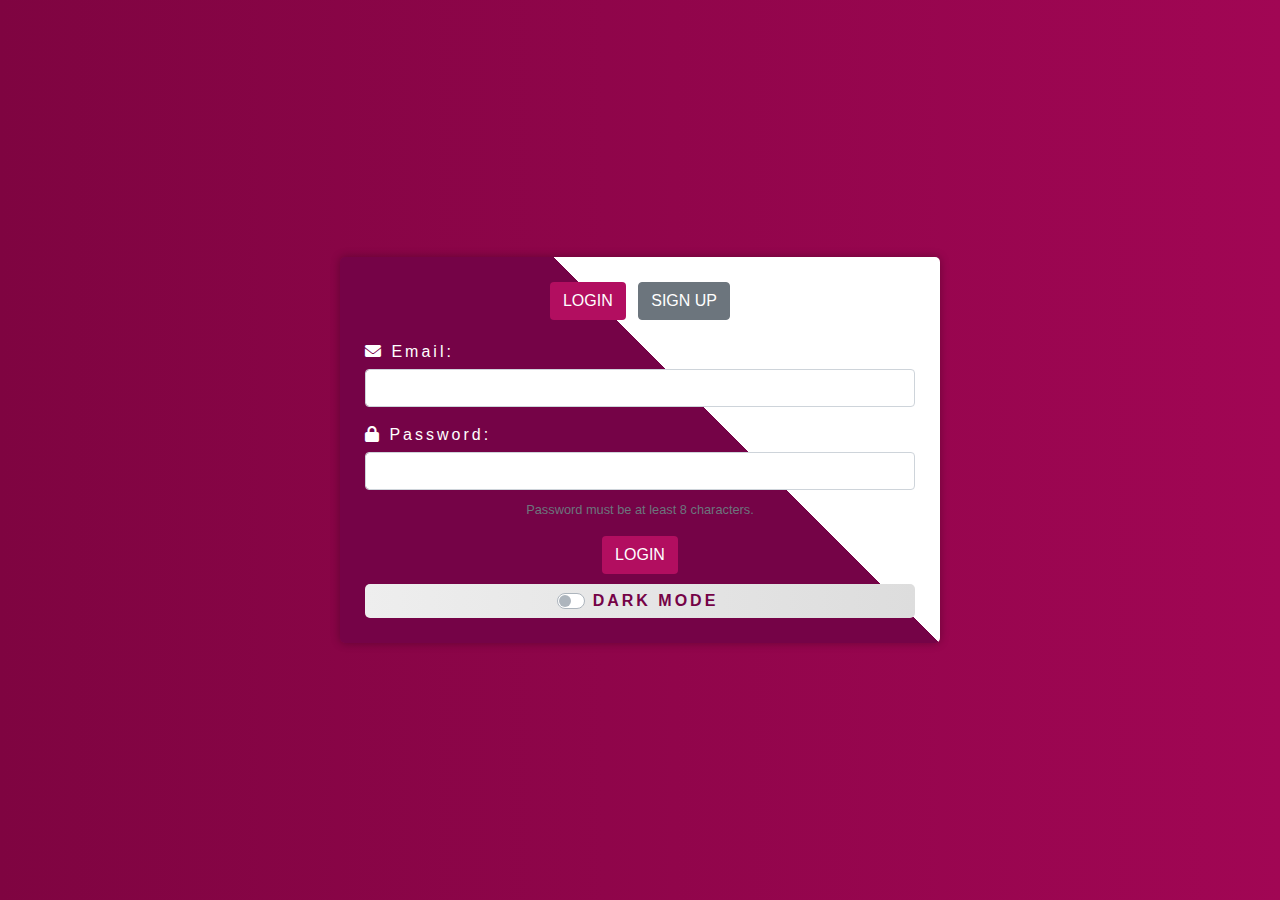
<file: LOGIN/index.html>
<!DOCTYPE html>
<html lang="en">
<head>
    <meta charset="UTF-8">
    <meta name="viewport" content="width=device-width, initial-scale=1.0">
    <link rel="stylesheet" href="styles.css">
    <link rel="shortcut icon" href="https://cdn-icons-png.flaticon.com/512/5509/5509636.png" />
    <title>LOGIN</title>
    <!-- Bootstrap CSS -->
    <link rel="stylesheet" href="https://stackpath.bootstrapcdn.com/bootstrap/4.5.2/css/bootstrap.min.css">
    <link rel="stylesheet" href="https://cdnjs.cloudflare.com/ajax/libs/font-awesome/6.0.0/css/all.min.css">

    <style>
        #signUpForm {
            display: none;
        }
    </style>
</head>
<body>

    <div class="container" id="loginContainer">
        <button class="btn color mr-2" onclick="showLoginForm()">LOGIN</button>
        <button class="btn btn-secondary" onclick="showSignUpForm()">SIGN UP</button>
    <!-- Giriş Formu -->
    <form id="loginForm">
        <div class="form-group">
            <label for="email" class="sol"><i class="fas fa-envelope"></i> Email:</label>
            <input type="email" class="form-control" id="email" required oninput="validateEmail()">
            <small id="emailError" class="form-text text-muted error-message"></small>
        </div>
        <div class="form-group">
            <label for="password" class="sol"><i class="fas fa-lock"></i> Password:</label>
            <input type="password" class="form-control" id="password" required>
            <small id="passwordHelp" class="form-text text-muted">
                Password must be at least 8 characters.
            </small>
        </div>
        <button type="button" class="btn color" onclick="login()">LOGIN</button>
        <div id="errorMessage" class="error-message"></div>
    </form>

    <!-- Kayıt Formu -->
    <form id="signUpForm" style="display: none;">
        <div class="form-group">
            <label for="signupEmail" class="sol"><i class="fas fa-envelope"></i> Email:</label>
            <input type="email" class="form-control" id="signupEmail" required oninput="validateSignUpEmail()">
            <small id="signupEmailError" class="form-text text-muted error-message"></small>
        </div>
        <div class="form-group">
            <label for="signupPassword" class="sol"><i class="fas fa-lock"></i> Password:</label>
            <input type="password" class="form-control" id="signupPassword" required oninput="validateSignUpPassword()">
            <small id="signupPasswordHelp" class="form-text text-muted">
                Password must be at least 8 characters.
            </small>
        </div>
        <div class="form-group">
            <label for="birthDate" class="sol"><i class="fas fa-calendar"></i> Birth Date:</label>
            <input type="date" class="form-control" id="birthDate" required>
        </div>
        <button type="button" class="btn color" onclick="signUp()">SIGN UP</button>
        <div id="signupErrorMessage" class="error-message"></div>
    </form>

    <div class="custom-control custom-switch dark-mode-toggle">
        <input type="checkbox" class="custom-control-input" id="darkModeToggle" onchange="toggleDarkMode()">
        <label class="custom-control-label" for="darkModeToggle" >DARK MODE</label>
    </div>
</div>

</div>

<script src="https://code.jquery.com/jquery-3.5.1.slim.min.js"></script>
<script src="https://cdn.jsdelivr.net/npm/@popperjs/core@2.9.2/dist/umd/popper.min.js"></script>
<script src="https://stackpath.bootstrapcdn.com/bootstrap/4.5.2/js/bootstrap.min.js"></script>
<script src="script.js"></script>

</body>
</html>
</file>
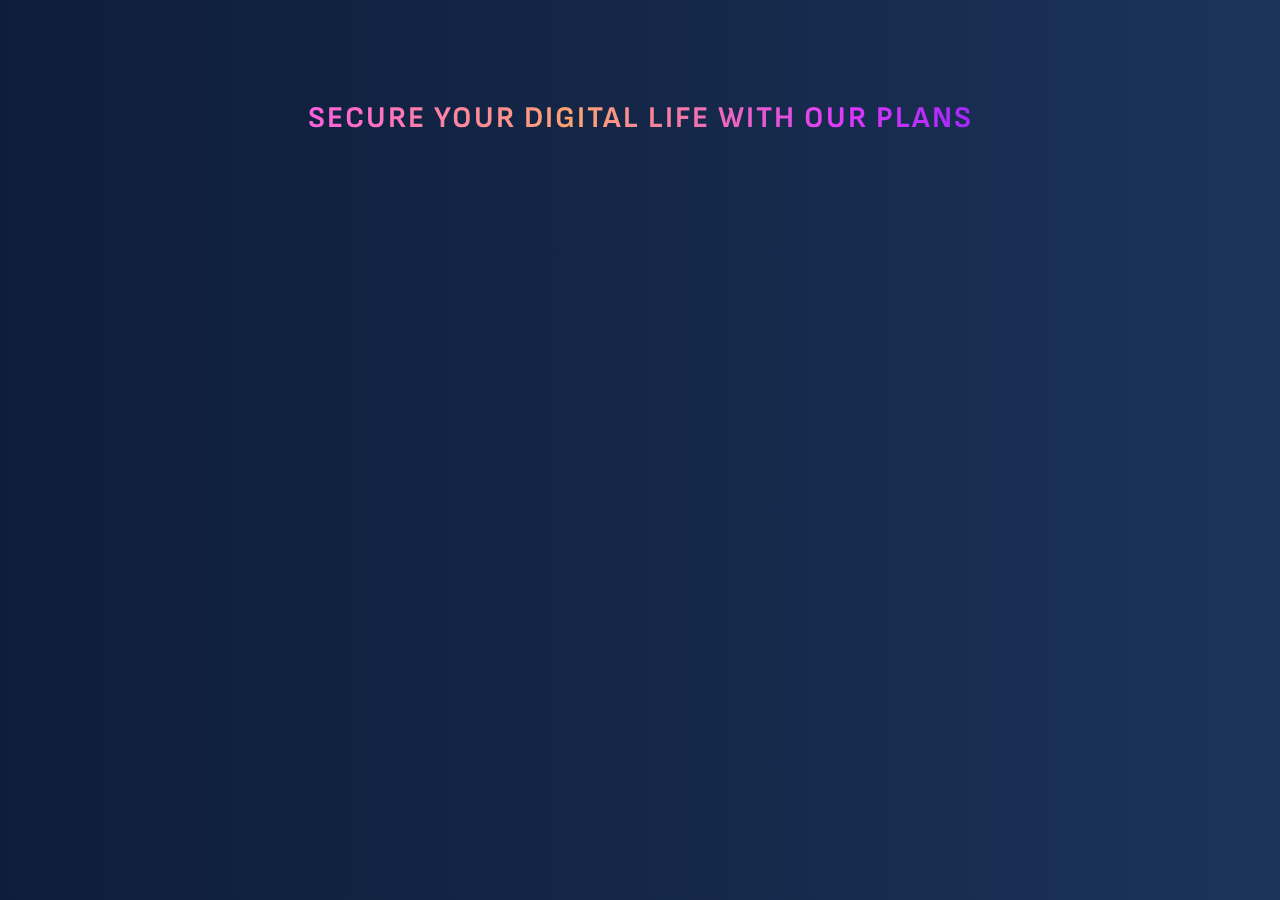
<file: PRICING-CARDS(FİYATLANDIRMA-KARTLARI)/index.html>
<!DOCTYPE html>
<html lang="en">
  <head>
    <meta charset="UTF-8" />
    <meta name="viewport" content="width=device-width, initial-scale=1.0" />
    <title>Pricing Cards</title>
    <link rel="stylesheet" href="style.css" />
    <link
      rel="stylesheet"
      href="https://cdnjs.cloudflare.com/ajax/libs/font-awesome/6.5.2/css/all.min.css"
      integrity="sha512-SnH5WK+bZxgPHs44uWIX+LLJAJ9/2PkPKZ5QiAj6Ta86w+fsb2TkcmfRyVX3pBnMFcV7oQPJkl9QevSCWr3W6A=="
      crossorigin="anonymous"
      referrerpolicy="no-referrer"
    />
    <link rel="preconnect" href="https://fonts.googleapis.com" />
    <link rel="preconnect" href="https://fonts.gstatic.com" crossorigin />
    <link
      href="https://fonts.googleapis.com/css2?family=Sofia+Sans:ital,wght@0,1..1000;1,1..1000&display=swap"
      rel="stylesheet"
    />
    <link
      rel="shortcut icon"
      href="https://cdn-icons-png.flaticon.com/512/2592/2592258.png"
    />
  </head>
  <body>
    <h1 class="title">Secure Your Digital Life with Our Plans</h1>
    <div class="container">
      <div class="pricing-cards">
        <div class="pricing-card">
          <!--Card 1-->
          <div class="card-type">Basic</div>
          <h1 class="card-price">14.99$</h1>
          <h3 class="month">/Month</h3>
          <div class="list">
            <div class="list-item">
              <i class="fa-solid fa-check"></i>
              <span>Real Time Antivirus </span>
            </div>
            <div class="list-item">
              <i class="fa-solid fa-check"></i>
              <span> Online Payment Protection </span>
            </div>
            <div class="list-item">
              <i class="fa-solid fa-check"></i>
              <span> Performance Optimization </span>
            </div>
          </div>
          <button class="card-btn" type="button">Buy Now</button>
          <div class="card-bottom">Join Us!</div>
        </div>
        <div class="pricing-card">
          <!--Card 2-->
          <div class="card-type">Plus</div>
          <h1 class="card-price">29.99$</h1>
          <h3 class="month">/Month</h3>
          <div class="list">
            <div class="list-item">
              <i class="fa-solid fa-check"></i>
              <span>Real Time Antivirus </span>
            </div>
            <div class="list-item">
              <i class="fa-solid fa-check"></i>
              <span> Online Payment Protection </span>
            </div>
            <div class="list-item">
              <i class="fa-solid fa-check"></i>
              <span> Performance Optimization </span>
            </div>
            <div class="list-item">
              <i class="fa-solid fa-check"></i>
              <span> Unlimited Supefast VPN </span>
            </div>
            <div class="list-item">
              <i class="fa-solid fa-check"></i>
              <span> Data Leak Checker </span>
            </div>
          </div>
          <button class="card-btn" type="button">Buy Now</button>
          <div class="card-bottom">Join Us!</div>
        </div>
        <div class="pricing-card">
          <!--Card3-->
          <div class="card-type">Premium</div>
          <h1 class="card-price">39.99$</h1>
          <h3 class="month">/Month</h3>
          <div class="list">
            <div class="list-item">
              <i class="fa-solid fa-check"></i>
              <span>Real Time Antivirus </span>
            </div>
            <div class="list-item">
              <i class="fa-solid fa-check"></i>
              <span> Online Payment Protection </span>
            </div>
            <div class="list-item">
              <i class="fa-solid fa-check"></i>
              <span> Performance Optimization </span>
            </div>
            <div class="list-item">
              <i class="fa-solid fa-check"></i>
              <span> Unlimited Supefast VPN </span>
            </div>
            <div class="list-item">
              <i class="fa-solid fa-check"></i>
              <span> Data Leak Checker </span>
            </div>
            <div class="list-item">
              <i class="fa-solid fa-check"></i>
              <span> Identity Protection </span>
            </div>
            <div class="list-item">
              <i class="fa-solid fa-check"></i>
              <span> Expert Virus Checking and Removal </span>
            </div>
          </div>
          <button class="card-btn" type="button">Buy Now</button>
          <div class="card-bottom">Join Us!</div>
        </div>
      </div>
    </div>

  </body>
</html>
</file>
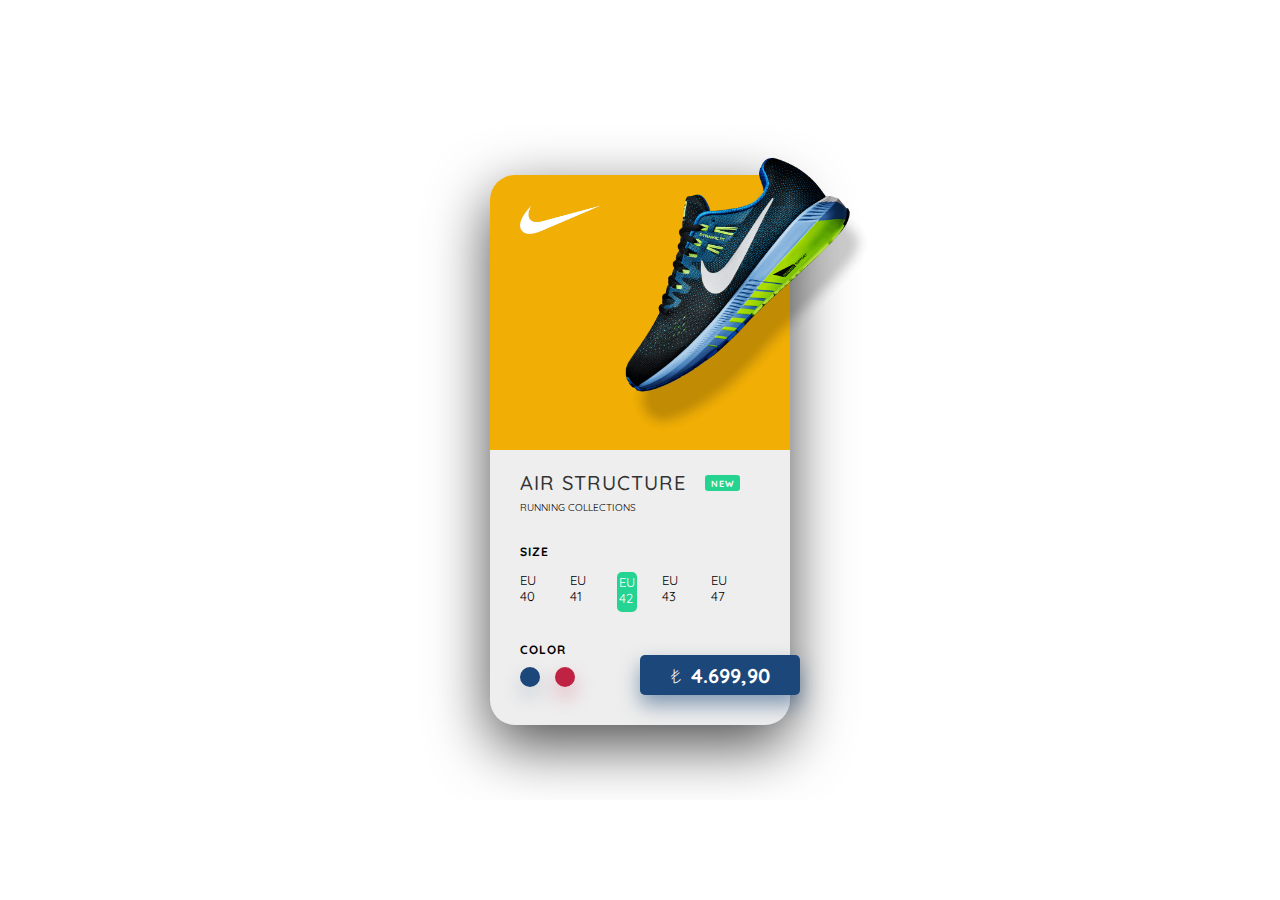
<file: PRODUCT-CARD/index.html>
<!DOCTYPE html>
<html lang="en">
  <head>
    <meta charset="UTF-8" />
    <meta name="viewport" content="width=device-width, initial-scale=1.0" />
    <title>Nike Card</title>
    <link rel="stylesheet" href="style.css" />
    <link
      rel="stylesheet"
      href="https://cdnjs.cloudflare.com/ajax/libs/font-awesome/6.5.2/css/all.min.css"
      integrity="sha512-SnH5WK+bZxgPHs44uWIX+LLJAJ9/2PkPKZ5QiAj6Ta86w+fsb2TkcmfRyVX3pBnMFcV7oQPJkl9QevSCWr3W6A=="
      crossorigin="anonymous"
      referrerpolicy="no-referrer"
    />
    <link rel="preconnect" href="https://fonts.googleapis.com" />
    <link rel="preconnect" href="https://fonts.gstatic.com" crossorigin />
    <link
      href="https://fonts.googleapis.com/css2?family=Quicksand:wght@300..700&display=swap"
      rel="stylesheet"
    />
  </head>
  <body>
    <div class="container">
        <div class="card-wrapper">
          <div class="card">
            <div class="card-top">
              <img src="img/nike.png" class="logo" />
              <div class="card-top-text">
              </div>
              <img src="img/shoe1.png" class="shoe-1" />
              <img src="img/shoe2.png" class="shoe-2" />
            </div>
            <div class="card-bottom">
              <h1>Air Structure</h1>
              <div class="badge">New</div>
              <h3>Running Collections</h3>
              <div class="stars">
                <i class="fa-solid fa-star"></i>
                <i class="fa-solid fa-star"></i>
                <i class="fa-solid fa-star"></i>
                <i class="fa-solid fa-star"></i>
                <i class="fa-solid fa-star"></i>
              </div>
              <div class="size">
                <h4>Size</h4>
                <div class="sizes">
                  <span>EU 40</span>
                  <span>EU 41</span>
                  <span>EU 42</span>
                  <span>EU 43</span>
                  <span>EU 47</span>
                </div>
              </div>
              <div class="color">
                <h4>Color</h4>
                <div class="colors">
                  <div class="color-1"></div>
                  <div class="color-2"></div>
                </div>
              </div>
              <div class="price">
                <span>₺</span>
                <span>4.699,90</span>
              </div>
            </div>
          </div>
        </div>
      </div>
    <script src="script.js"></script>
  </body>
</html>
</file>
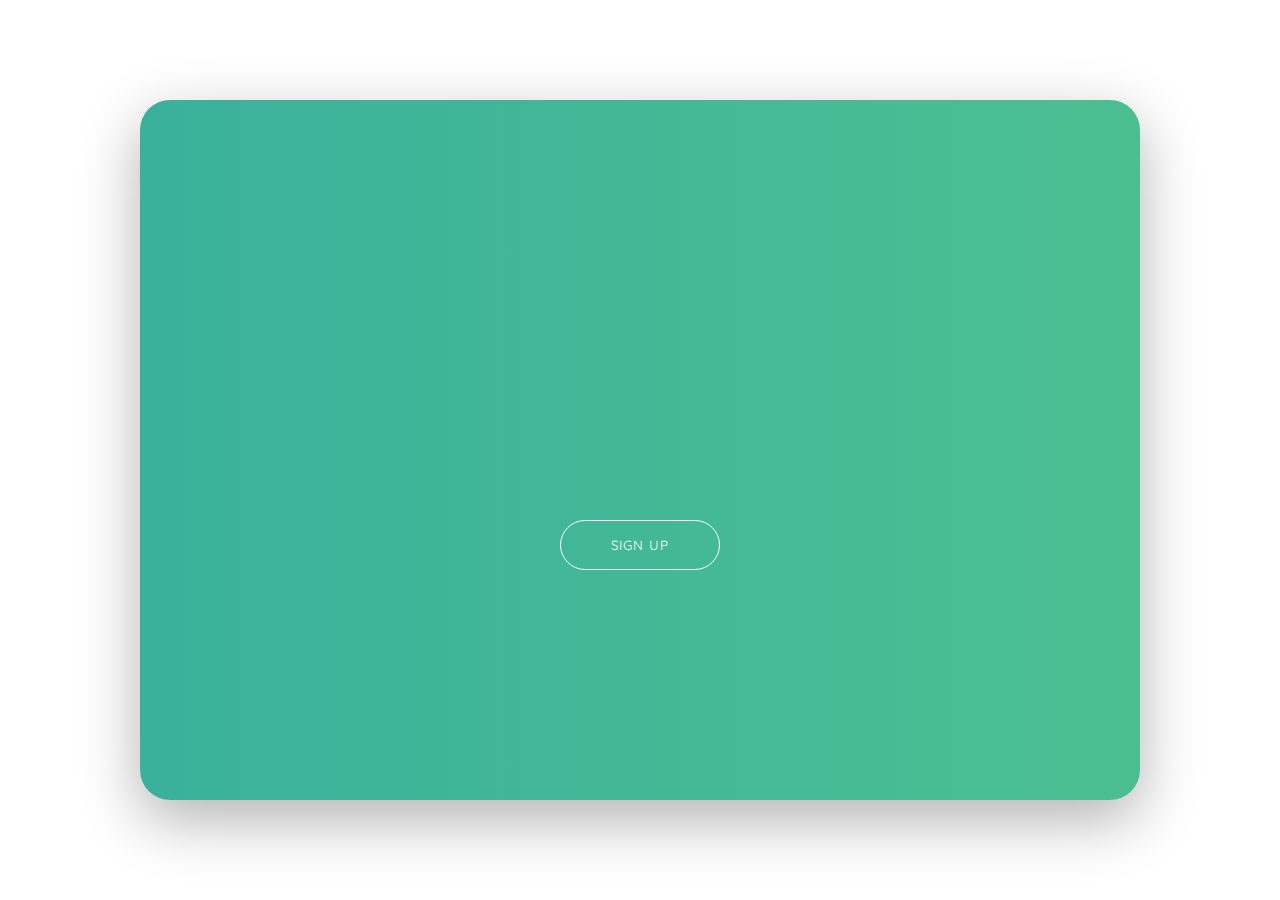
<file: SIGNUPFORM/index.html>
<!DOCTYPE html>
<html lang="en">
  <head>
    <meta charset="UTF-8" />
    <meta name="viewport" content="width=device-width, initial-scale=1.0" />
    <title>Sign Up Form</title>
    <link rel="stylesheet" href="style.css" />
    <link
      rel="stylesheet"
      href="https://cdnjs.cloudflare.com/ajax/libs/font-awesome/6.5.2/css/all.min.css"
      integrity="sha512-SnH5WK+bZxgPHs44uWIX+LLJAJ9/2PkPKZ5QiAj6Ta86w+fsb2TkcmfRyVX3pBnMFcV7oQPJkl9QevSCWr3W6A=="
      crossorigin="anonymous"
      referrerpolicy="no-referrer"
    />
    <link rel="preconnect" href="https://fonts.googleapis.com" />
    <link rel="preconnect" href="https://fonts.gstatic.com" crossorigin />
    <link
      href="https://fonts.googleapis.com/css2?family=Quicksand:wght@300..700&display=swap"
      rel="stylesheet"
    />
    <link rel="shortcut icon" href="ıcon.png">
  </head>
  <body>
    <div class="container">
        <div class="form-wrapper">
            <div class="banner">
                <h1>Hello,Friend!</h1>
                <p>Enter your personal details and start journey with us</p>
            </div>
            <div class="green-bg">
                <button type="button">Sign Up</button>
            </div>
            <form class="signup-form">
                <h1>Create Account</h1>
                <div class="social-media">
                    <i class="fab fa-facebook-f"></i>
                    <i class="fab fa-instagram"></i>
                    <i class="fab fa-linkedin-in"></i>
                </div>
                <p>or use your email for registration</p>
                <div class="input-group">
                    <i class="fas fa-user"></i>
                    <input type="text" placeholder="Name">
                </div>
                <div class="input-group">
                    <i class="fas fa-envelope"></i>
                    <input type="email" placeholder="Email">
                </div>
                <div class="input-group">
                    <i class="fas fa-lock"></i>
                    <input type="password" placeholder="Password">
                </div>
                <button type="button">Sign Up</button>
            </form>
        </div>
    </div>
    <script src="script.js"></script>
  </body>
</html>
</file>
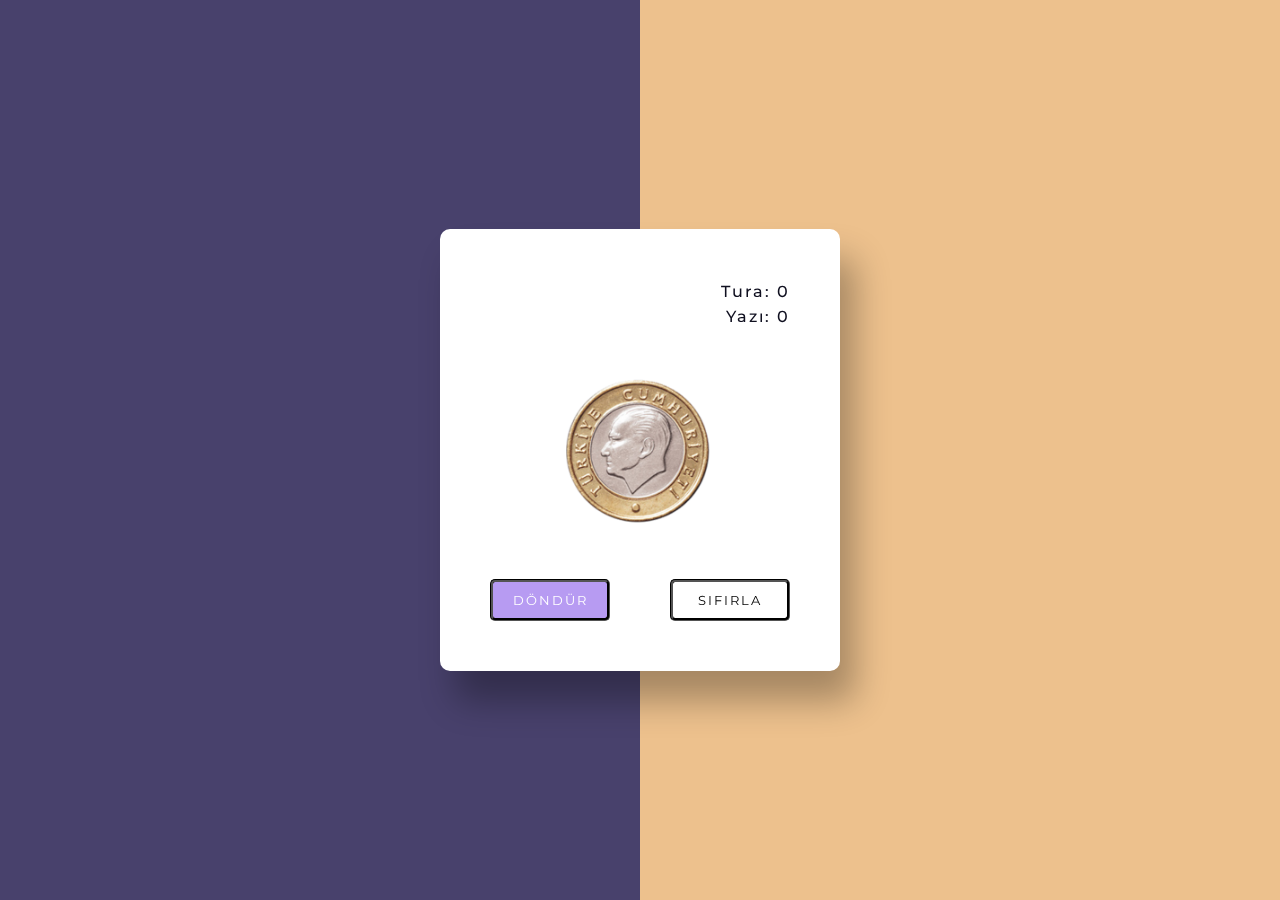
<file: YAZI-TURA-OYUNU/index.html>
<!DOCTYPE html>
<html lang="en">
<head>
    <meta charset="UTF-8">
    <meta name="viewport" content="width=device-width, initial-scale=1.0">
    <link rel="stylesheet" href="style.css">
    <link rel="shortcut icon" href="icon.png">
    <title>YAZI TURA OYUNU</title>
</head>
<body>
    <div class="container">
        <div class="stats">
            <p id="tura-count">Tura: 0</p>
            <p id="yazi-count">Yazı: 0</p>
        </div>
        <div class="coin" id="coin">
            <div class="tura">
                <img src="yazıtura2.png" alt="">
            </div>
            <div class="yazi" id="yazi">
                <img src="yazıtura1.png" alt="">
            </div>
            
        </div>
        <div class="buttons">
            <button id="flip-button">DÖNDÜR</button>
            <button id="reset-button">SIFIRLA</button>
        </div>
    </div>

    <script src="script.js"></script>
</body>
</file>
<file: LOGIN/styles.css>
body,
.container,
.error-message {
  font-family: "Arial", sans-serif;
}

body {
  background: linear-gradient(to right, #7f0441, #a10654);
  transition: background-color 0.5s;
  display: flex;
  align-items: center;
  justify-content: center;
  height: 100vh;
  margin: 0;
  color: #b72121;
}

#loginContainer {
  max-width: 600px;
  border-radius: 5px;
  padding: 25px;
  background: linear-gradient(45deg, #750347 50%, #ffffff 50%);
  background-size: 200% 200%;
  animation: gradientTransition 5s infinite;
  box-shadow: 0px 0px 10px 0px rgba(0, 0, 0, 0.3);
  animation: fadeInSlow 1s ease-in-out;
  text-align: center; /* Form içeriğini ortalamak için */
}

#loginForm,
#signUpForm {
  margin-top: 20px; /* Formları birbirinden ayırmak için */
}

.form-group {
  margin-bottom: 15px;
}

button {
  width: auto; /* Genişlik otomatik ayarlandı */
  margin-top: 10px; /* Butonları birbirinden ayırmak için */
  padding: 10px;
  cursor: pointer;
  transition: transform 0.3s, background-color 0.3s;
}
button.color {
  background-color: rgb(178, 14, 96);
  color: rgb(255, 255, 255); /* Beyaz metin rengi */
}

button:hover {
  transform: scale(1.1); /* Üzerine gelindiğinde büyüme animasyonu */
}

input[type="email"],
input[type="password"],
input[type="date"] {
  width: 100%;
  padding: 8px;
  margin-bottom: 10px;
  border: 1px solid #ced4da;
  border-radius: 4px;
  transition: transform 0.3s; /* Odaklandığında büyüme animasyonu */
}

input[type="email"]:focus,
input[type="password"]:focus,
input[type="date"]:focus {
  transform: scale(1.1); /* Odaklandığında büyüme animasyonu */
}

@keyframes gradientTransition {
  0% {
    background-position: 100% 0;
  }
  100% {
    background-position: -100% 0;
  }
}

@keyframes fadeInSlow {
  from {
    opacity: 0;
    transform: translateY(-10px);
  }
  to {
    opacity: 1;
    transform: translateY(0);
  }
}

body.dark-mode {
  background: linear-gradient(to right, #000000, #0f1010, #000000);
  color: #ffffff;
}

.container.dark-mode {
  background-color: rgba(0, 0, 0, 0.8);
}

.error-message {
  color: #ff6347;
  margin-top: 10px;
}
#loginContainer.dark-mode {
  max-width: 600px;
  border-radius: 5px;
  padding: 25px;
  background: linear-gradient(45deg, #bcbbbb 50%, #ffffff 50%);
  background-size: 200% 200%;
  animation: gradientTransition 5s infinite;
  box-shadow: 0px 0px 10px 0px rgba(0, 0, 0, 0.3);
  animation: fadeInSlow 1s ease-in-out;
  text-align: center; /* Form içeriğini ortalamak için */
}

#loginForm label.sol {
  text-align: left;
  display: block;
  margin-bottom: 5px;
  color: #ffffff;
  letter-spacing: 3px;
}

#signUpForm label.sol {
  text-align: left;
  display: block;
  margin-bottom: 5px;
  color: #ffffff;
  letter-spacing: 3px;
}

body.dark-mode #signUpForm label {
  color: black;
}

body.dark-mode #loginForm label {
  color: black;
}
.dark-mode-toggle {
  color: #750347;
  padding: 5px;
  letter-spacing: 3px;
  background: linear-gradient(to right, #eeeeee, #dddddd);
  border-radius: 5px;
  display: inline-block;
  font-weight: bold;
}
</file>
<file: PRICING-CARDS(FİYATLANDIRMA-KARTLARI)/style.css>
* {
  margin: 0;
  padding: 0;
  box-sizing: border-box;
  font-family: "Sofia Sans", sans-serif;
}

html {
  font-size: 62.5%;
}
body {
    background: linear-gradient(to left, #1d335a, #142748, #0e1d3a);
    display: flex;
    flex-direction: column;
    align-items: center;
    justify-content: center;
    letter-spacing: 2px;
    height: 100vh;
  }
  @keyframes gradient {
    0% {
        background-position: 0% 50%;
    }
    50% {
        background-position: 100% 50%;
    }
    100% {
        background-position: 0% 50%;
    }
}

.title {
    font-size: 3rem;
    margin-top: 10rem;
    text-align: center;
    text-transform: uppercase;
    background: linear-gradient(to right, #fd60dc, #ffa370, #df3bfa, #6615fd, #00d9fc, #174bff);
    background-size: 200% 200%;
    -webkit-background-clip: text;
    color: transparent;
    animation: gradient 5s ease infinite;
}


.container {
  width: 100%;
  height: 100vh;
  background: linear-gradient(to left, #1d335a, #142748, #0e1d3a);
  display: flex;
  justify-content: center;
  align-items: center;
}

.pricing-cards {
  width: 80%;
  display: flex;
  justify-content: space-evenly;
}

.pricing-card {
  width: 30rem;
  height: 50rem;
  background: linear-gradient(to right, #1b2f54, #0f1f39);
  border-radius: 1.5rem 8rem 1.5rem 1.5rem;
  box-shadow: 0 1rem 6rem rgba(0, 0, 0, 0.4);
  display: flex;
  flex-direction: column;
  justify-content: space-evenly;
  align-items: center;
  cursor: pointer;
  position: relative;
}
.pricing-card:nth-child(1){
    transform: translateX(-15rem);
    opacity: 0;
    visibility: hidden;
    animation: cardAnim1 1s 1s linear forwards;
}
@keyframes cardAnim1{
    0%{
        transform: translateX(-15rem);
        opacity: 0;
        visibility: hidden;
    }
    100%{
        transform: translateX(0);
        opacity: 1;
        visibility: visible;
    }
}
.pricing-card:nth-child(2){
    transform: translateY(-15rem);
    opacity: 0;
    visibility: hidden;
    animation: cardAnim2 1s 1s linear forwards;
}
@keyframes cardAnim2{
    0%{
        transform: translateY(15rem);
        opacity: 0;
        visibility: hidden;
    }
    100%{
        transform: translateX(0);
        opacity: 1;
        visibility: visible;
    }
}
.pricing-card:nth-child(3){
    transform: translateX(15rem);
    opacity: 0;
    visibility: hidden;
    animation: cardAnim3 1s 1s linear forwards;
}
@keyframes cardAnim3{
    0%{
        transform: translateX(15rem);
        opacity: 0;
        visibility: hidden;
    }
    100%{
        transform: translateX(0);
        opacity: 1;
        visibility: visible;
    }
}
.card-type {
  width: 22rem;
  height: 4rem;
  background-color: #ccc;
  transform: rotateZ(-90deg);
  position: absolute;
  top: 12rem;
  left: -13rem;
  border-radius: 2.5rem 2.5rem 0 0;
  font-size: 2.2rem;
  font-weight: bold;
  letter-spacing: 0.1rem;
  text-transform: uppercase;
  color: #fff;
  display: flex;
  justify-content: center;
  align-items: center;
  box-shadow: 0 1rem 6rem rgba(0, 0, 0, 0.3);
}

.card-bottom {
  width: 22rem;
  height: 4rem;
  background-color: #ccc;
  position: absolute;
  bottom: -4rem;
  border-radius: 0 0 2.5rem 2.5rem;
  font-size: 2.2rem;
  font-weight: bold;
  letter-spacing: 0.1rem;
  text-transform: uppercase;
  color: #fff;
  display: flex;
  justify-content: center;
  align-items: center;
  box-shadow: 0 1rem 6rem rgba(0, 0, 0, 0.3);
}

.pricing-card:nth-child(1) .card-type,
.pricing-card:nth-child(1) .card-bottom{
    background: linear-gradient(to right,#fd60dc,#ffa370);
}

.pricing-card:nth-child(2) .card-type,
.pricing-card:nth-child(2) .card-bottom{
    background: linear-gradient(to right,#df3bfa,#6615fd);
}

.pricing-card:nth-child(3) .card-type,
.pricing-card:nth-child(3) .card-bottom{
    background: linear-gradient(to right,#00d9fc,#174bff);
}

.card-price{
    font-size: 7rem;
    font-weight: 300;
}

.month{
    font-size: 3rem;
    font-weight: 300;
    margin-top: -4rem;
}

.list-item{
    width: 30rem;
    height: 4rem;
    display: flex;
    justify-content: center;
    align-items: center;
}

.list-item:nth-child(odd){
    background-color: rgba(9, 12, 33, 0.5);
}
.list-item i{
    width: 2rem;
    text-align: center;
    font-size: 1.8rem;
    margin-right: 1rem;
}

.list-item span{
    font-size: 1.4rem;
    text-transform: uppercase;
}

.pricing-card:nth-child(1) .card-price,
.pricing-card:nth-child(1) .month,
.pricing-card:nth-child(1) .list i,
.pricing-card:nth-child(1) .list span{
    background: linear-gradient(to right,#fd60dc,#ffa370);
    -webkit-background-clip: text;
    -webkit-text-fill-color: transparent;
}

.pricing-card:nth-child(2) .card-price,
.pricing-card:nth-child(2) .month,
.pricing-card:nth-child(2) .list i,
.pricing-card:nth-child(2) .list span{
    background: linear-gradient(to right,#df3bfa,#6615fd);
    -webkit-background-clip: text;
    -webkit-text-fill-color: transparent;
}

.pricing-card:nth-child(3) .card-price,
.pricing-card:nth-child(3) .month,
.pricing-card:nth-child(3) .list i,
.pricing-card:nth-child(3) .list span{
    background: linear-gradient(to right,#00d9fc,#174bff);
    -webkit-background-clip: text;
    -webkit-text-fill-color: transparent;
}

.card-btn{
    width: 12rem;
    height: 3rem;
    text-transform: uppercase;
    border-radius: 3rem;
    border: none;
    color: #fff;
    letter-spacing: .1rem;
    cursor: pointer;
}

.pricing-card:nth-child(1) .card-btn{
    background: linear-gradient(to right,#fd60dc,#ffa370);
}


.pricing-card:nth-child(2) .card-btn{
    background: linear-gradient(to right,#df3bfa,#6615fd);
}

.pricing-card:nth-child(3) .card-btn{
    background: linear-gradient(to right,#00d9fc,#174bff);
}
</file>
<file: PRODUCT-CARD/style.css>
* {
  margin: 0;
  padding: 0;
  box-sizing: border-box;
  font-family: Quicksand, sans-serif;
}

html {
  font-size: 62.5%;
}

.container {
  width: 100%;
  height: 100vh;
  background: #ffffff;
  display: grid;
  place-items: center;
}

.card-wrapper {
  width: 50rem;
  height: 70rem;
  padding: 0 10rem;
  display: grid;
  place-items: center;
  overflow: hidden;
}

.card {
  width: 30rem;
  height: 55rem;
  background: #eee;
  border-radius: 2.5rem;
  box-shadow: 0 2rem 6rem rgba(0, 0, 0, 0.7);
  position: relative;
}

.card-top {
  width: 100%;
  height: 50%;
  background: #f1ae04;
  padding: 3rem;
  border-radius: 2.5rem 2.5rem 0 0;
  transition: background 0.5s;
}

.container.change .card-top {
  background: #d35246;
}

.logo {
  width: 8rem;
  margin-bottom: 2rem;
}

.card-top-text {
  color: #fff;
}

.card-top-text h1 {
  font-weight: 600;
  text-transform: uppercase;
  letter-spacing: 0.1rem;
  margin-bottom: 1rem;
}

.shoe-1 {
  width: 30rem;
  position: absolute;
  top: -2.5rem;
  right: -10rem;
  transition: transform 1s;
}

.container.change .shoe-1 {
  transform: translateX(-50rem) rotateZ(45deg);
}

.shoe-2 {
  width: 33rem;
  position: absolute;
  top: -10rem;
  right: -45rem;
  transition: transform 1s;
}

.container.change .shoe-2 {
  transform: translateX(-40rem) rotateZ(-45deg);
}

.card-bottom {
  width: 100%;
  height: 50%;
  padding: 2rem 3rem;
}

.card-bottom h1 {
  font-weight: 500;
  text-transform: uppercase;
  letter-spacing: 0.1rem;
  color: #333;
  margin-bottom: 0.6rem;
}

.badge {
  position: absolute;
  top: 30rem;
  right: 5rem;
  width: 3.5rem;
  height: 1.6rem;
  background: #25d390;
  color: #fff;
  display: grid;
  place-items: center;
  border-radius: 0.3rem;
  font-size: 0.9rem;
  font-weight: bold;
  letter-spacing: 0.1rem;
  text-transform: uppercase;
}

.card-bottom h3 {
  font-size: 1rem;
  font-weight: 400;
  text-transform: uppercase;
  margin-bottom: 0.6rem;
}

.stars {
  margin-bottom: 3rem;
}

.stars i:last-child {
  opacity: 0.4;
}

.size {
  margin-bottom: 3rem;
}

.size h4 {
  font-size: 1.2rem;
  text-transform: uppercase;
  letter-spacing: 0.1rem;
  margin-bottom: 1.3rem;
}

.sizes {
  display: flex;
}

.sizes span {
  font-size: 1.3rem;
  margin-right: 2.5rem;
}

.sizes span:nth-child(3) {
  width: 2rem;
  height: 4rem;
  padding: 2px;
  border-radius: 5px;
  background: #25d393;
  color: #fff;

}

.color h4 {
  font-size: 1.2rem;
  text-transform: uppercase;
  letter-spacing: 0.1rem;
  margin-bottom: 1rem;
}

.colors {
  display: flex;
}

.color-1,
.color-2 {
  width: 2rem;
  height: 2rem;
  border-radius: 50%;
  cursor: pointer;
}

.color-1 {
  background: #1c477a;
  margin-right: 1.5rem;
  box-shadow: 0 1rem 2rem rgba(28, 71, 122, 0.2);
}

.color-2 {
  background: #c02244;
  box-shadow: 0 1rem 2rem rgba(192, 34, 68, 0.3);
}

.price {
  width: 16rem;
  height: 4rem;
  background: #1c477a;
  color: #fff;
  border-radius: 0.5rem;
  position: absolute;
  right: -1rem;
  bottom: 3rem;
  box-shadow: 0 1rem 2rem rgba(28, 71, 122, 0.5);
  display: flex;
  justify-content: center;
  align-items: center;
  transition: background 0.5s;
}

.container.change .price {
  background: #c02244;
}

.price span {
  font-size: 2rem;
}

.price span:first-child {
  font-weight: 300;
  text-transform: uppercase;
  margin-right: 1rem;
}

.price span:last-child {
  font-weight: bold;
}
</file>
<file: SIGNUPFORM/style.css>
* {
    margin: 0;
    padding: 0;
    box-sizing: border-box;
    outline: none;
    font-family: Quicksand, sans-serif;
  }
  
  html {
    font-size: 62.5%;
  }
  
  .container {
    width: 100%;
    height: 100vh;
    display: flex;
    justify-content: center;
    align-items: center;
  }
  
  .form-wrapper {
    width: 100rem;
    height: 70rem;
    background-color: #eee;
    border-radius: 3rem;
    box-shadow: 0 2rem 6rem rgba(0, 0, 0, 0.3);
    position: relative;
    overflow: hidden;
  }
  
  .banner {
    position: absolute;
    top: 25%;
    left: -30rem;
    text-align: center;
    color: #fff;
    width: 30rem;
    z-index: 100;
    transition: left 0.8s;
  }
  
  .container.change .banner {
    left: 5rem;
  }
  
  .banner h1 {
    font-size: 4rem;
    margin-bottom: 3rem;
  }
  
  .banner p {
    font-size: 2rem;
  }
  
  .green-bg {
    width: 100%;
    height: 100%;
    background: linear-gradient(to right, #3ab19b, #4cbf91);
    position: absolute;
    top: 0;
    left: 0;
    z-index: 50;
    transition: width 1.5s cubic-bezier(0.19, 1, 0.22, 1);
  }
  
  .container.change .green-bg {
    width: 40%;
  }
  
  .green-bg button {
    position: absolute;
    top: 60%;
    left: 50%;
    transform: translateX(-50%);
    width: 16rem;
    height: 5rem;
    background-color: transparent;
    border: 0.1rem solid #fff;
    border-radius: 3rem;
    text-transform: uppercase;
    letter-spacing: 0.1rem;
    color: #fff;
    cursor: pointer;
  }
  
  .signup-form {
    width: 60rem;
    height: 100%;
    position: absolute;
    top: 0;
    left: 0;
    display: flex;
    flex-direction: column;
    justify-content: space-around;
    align-items: center;
    padding: 10rem 0;
    transition: left 1.5s cubic-bezier(0.19, 1, 0.22, 1);
  }
  
  .container.change .signup-form {
    left: 40rem;
  }
  
  .signup-form h1 {
    font-size: 4rem;
    color: #3aaf9f;
  }
  
  .social-media {
    display: flex;
  }
  
  .social-media i {
    width: 4rem;
    height: 4rem;
    border: 0.1rem solid #777;
    border-radius: 50%;
    display: flex;
    justify-content: center;
    align-items: center;
    margin-right: 2rem;
    font-size: 2rem;
    color: #555;
  }
  
  .signup-form p {
    font-size: 1.8rem;
    color: #555;
    margin-bottom: 2rem;
  }
  
  .input-group {
    position: relative;
  }
  
  .input-group input {
    width: 28rem;
    height: 5rem;
    padding: 1rem 1rem 1rem 3rem;
    background-color: #ddd;
    border: none;
    border-radius: 0.5rem;
  }
  
  .input-group i {
    position: absolute;
    top: 50%;
    left: 1rem;
    transform: translateY(-50%);
    font-size: 1.2rem;
    color: #555;
  }
  
  .signup-form button {
    width: 16rem;
    height: 5rem;
    background-color: #3aaf9f;
    border: none;
    border-radius: 3rem;
    text-transform: uppercase;
    letter-spacing: 0.1rem;
    color: #fff;
    margin-top: 3rem;
    cursor: pointer;
  }
</file>
<file: YAZI-TURA-OYUNU/style.css>
@import url('https://fonts.googleapis.com/css2?family=Montserrat:ital,wght@0,100..900;1,100..900&display=swap');

*{
    margin: 0;
    padding: 0;
    box-sizing: border-box;
    font-family: "Montserrat", sans-serif;
}

body{
    height: 100%;
    background:linear-gradient(to right, #48416C 50%,#EDC18D 50%) fixed ; /*Sayfanın yarısı farklı renk,diğer yarısı farklı renk olacak şekilde ayarlandı.*/
}

.container{
    background-color: white;
    width: 400px;
    padding: 50px;
    position: absolute;
    transform: translate(-50%,-50%);
    left: 50%;
    top: 50%;
    box-shadow: 15px 30px 35px rgba(0,0,0,0.3);
    border-radius: 10px;
    perspective: 300px;
}

.stats{
    text-align: right;
    color: #101020;
    font-weight: 500;
    line-height: 25px;
    letter-spacing: 2px;
}

.coin{
    height: 150px;
    width: 150px;
    position: relative;
    margin: 50px auto;
    transform-style: preserve-3d;
}

.yazi{
    transform: rotateX(180deg);
}

.buttons{
    display: flex;
    justify-content: space-between;
}

.coin img{
    width: 145px;
}

.tura,
.yazi{
    width: 100%;
    height: 100%;
    position: absolute;
    backface-visibility: hidden;

}
button{
    width: 120px;
    padding: 10px 0px;
    border: 3px groove black;
    border-radius: 5px;
    cursor: pointer;
    letter-spacing: 2px;
}

#flip-button{
background-color: #B79BF2;
color: white;
}

#flip-button:disabled{
    background-color: white;
    color: black;
    border-radius: #f5f5f5;
}

#reset-button{
    background-color: #fff;
    color: #000;
}

@keyframes spin-yazi{
    0%{
        transform: rotateX(0);
    }
    100%{
        transform: rotateX(1980deg);
    }
}

@keyframes spin-tura{
    0%{
        transform: rotateX(0);
    }
    100%{
        transform: rotateX(2160deg);
    }
}
</file>
